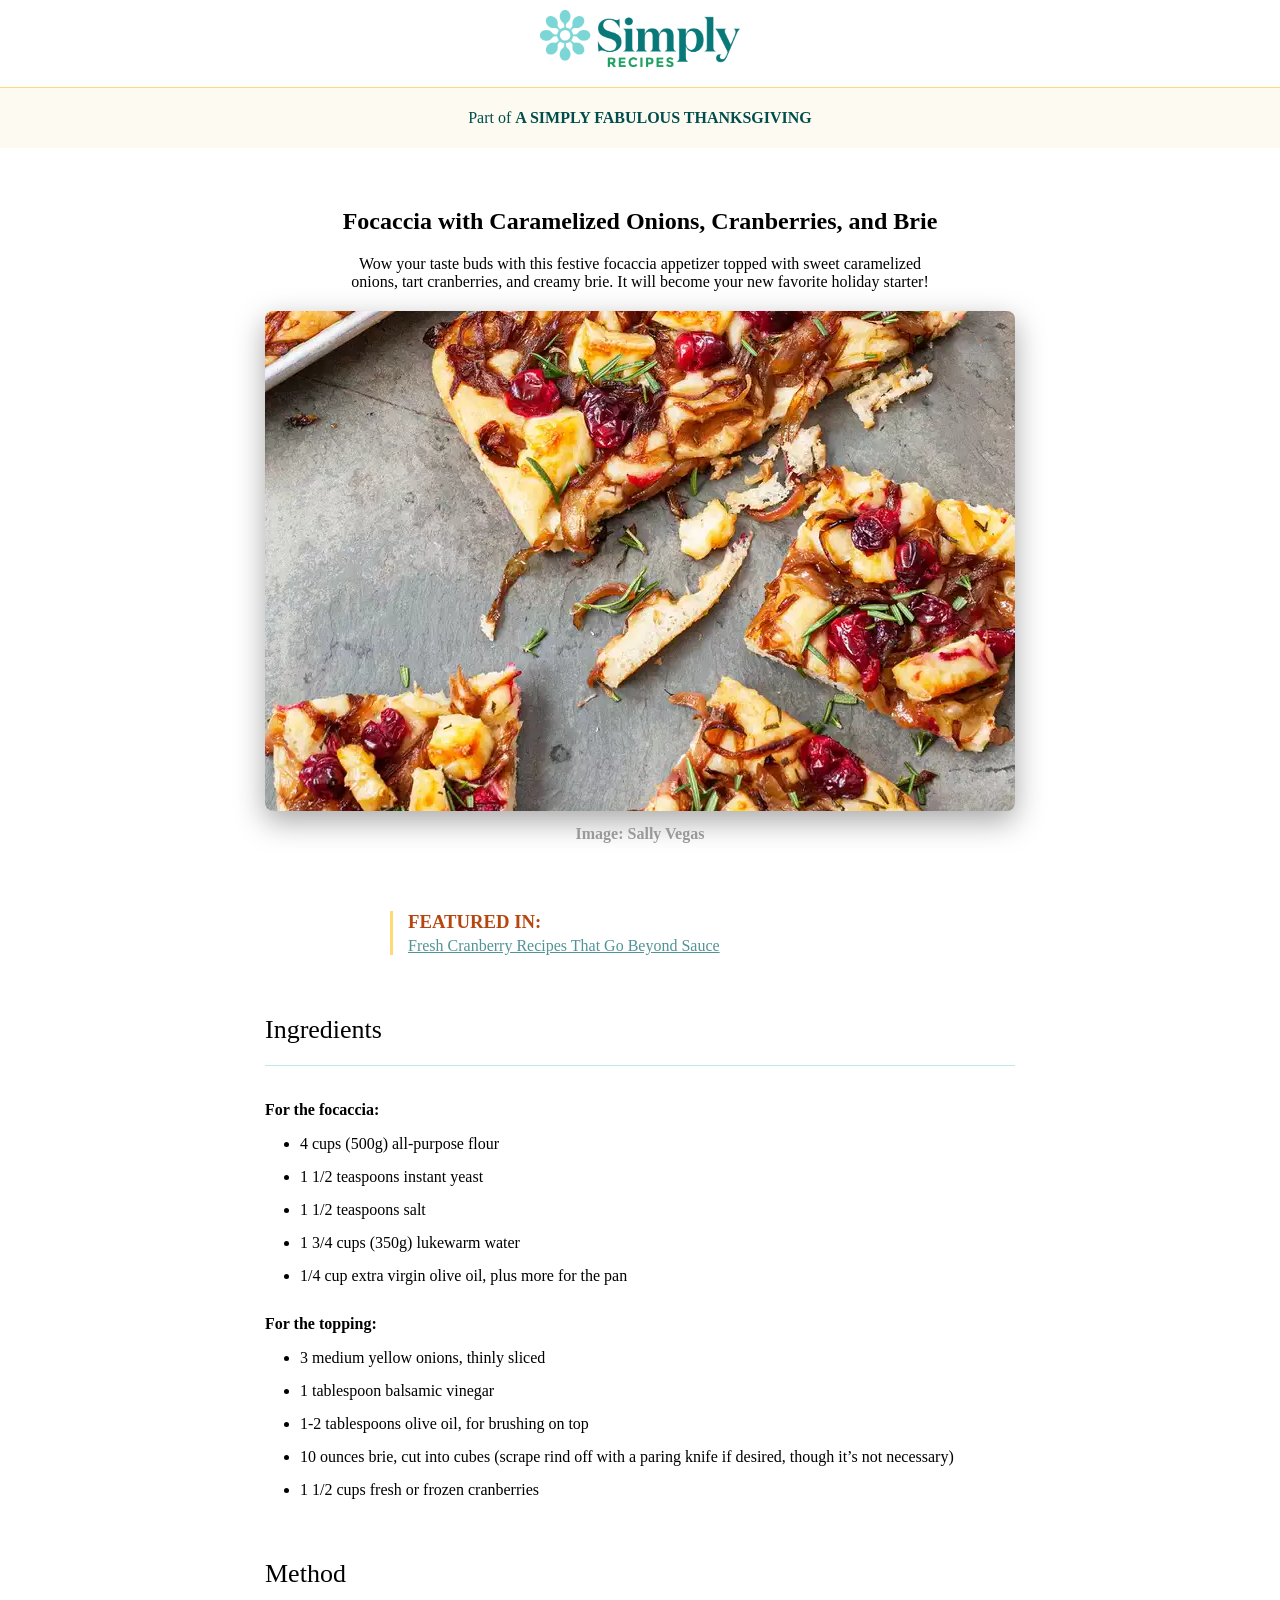
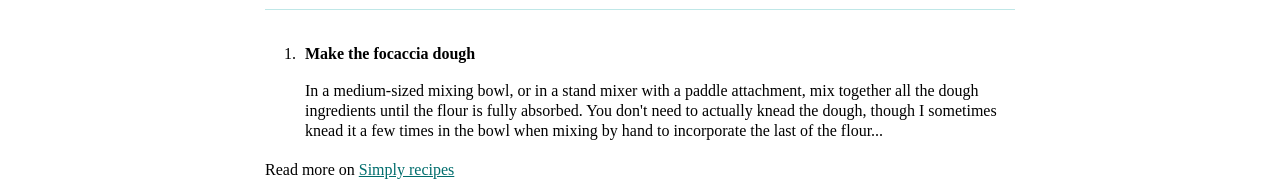
<file: Challenge Simply Recipes/index.html>
<!DOCTYPE html>
<html lang="en">
<head>
    <meta charset="UTF-8">
    <meta name="viewport" content="width=device-width, initial-scale=1.0">
    <title>Simply Recipes</title>
    <link rel="stylesheet" href="assets/css/style.css">
</head>

<body>

<header class="header">
    <img class="logo" src="assets/logo.png" alt="Logo Simply Recipes">
</header>

<aside class="banner">
    <p>Part of <strong>A SIMPLY FABULOUS THANKSGIVING</strong></p>
</aside>

<main class="recipe">

    <section class="recipe-intro">
        <h1>
            Focaccia with Caramelized Onions,
            Cranberries, and Brie
        </h1>

        <p>
            Wow your taste buds with this festive focaccia appetizer topped with sweet caramelized onions,
            tart cranberries, and creamy brie. It will become your new favorite holiday starter!
        </p>
    </section>

    <figure class="image-focaccia">
        <img src="assets/focaccia.webp.webp" alt="Foto focaccia">
        <figcaption>Image: Sally Vegas</figcaption>
    </figure>

    <div class="featured-link">
        <h3>FEATURED IN:</h3>
        <a href="#">Fresh Cranberry Recipes That Go Beyond Sauce</a>
    </div>

    <section class="ingredients">
        <h2>Ingredients</h2>
        <hr>

        <h3>For the focaccia:</h3>
        <ul>
            <li>4 cups (500g) all-purpose flour</li>
            <li>1 1/2 teaspoons instant yeast</li>
            <li>1 1/2 teaspoons salt</li>
            <li>1 3/4 cups (350g) lukewarm water</li>
            <li>1/4 cup extra virgin olive oil, plus more for the pan</li>
        </ul>

        <h3>For the topping:</h3>
        <ul>
            <li>3 medium yellow onions, thinly sliced</li>
            <li>1 tablespoon balsamic vinegar</li>
            <li>1-2 tablespoons olive oil, for brushing on top</li>
            <li>
                10 ounces brie, cut into cubes
                (scrape rind off with a paring knife if desired, though it’s not necessary)
            </li>
            <li>1 1/2 cups fresh or frozen cranberries</li>
        </ul>
    </section>

    <section class="method">
        <h2>Method</h2>
        <hr>

        <ol>
            <li>
                <strong>Make the focaccia dough</strong>

                <p>
                    In a medium-sized mixing bowl, or in a stand mixer with a paddle attachment,
                    mix together all the dough ingredients until the flour is fully absorbed.
                    You don't need to actually knead the dough, though I sometimes knead it a few
                    times in the bowl when mixing by hand to incorporate the last of the flour...
                </p>
            </li>
        </ol>

        <p class="read-more">
            Read more on <a href="#">Simply recipes</a>
        </p>
    </section>

</main>

</body>
</html>
</file>
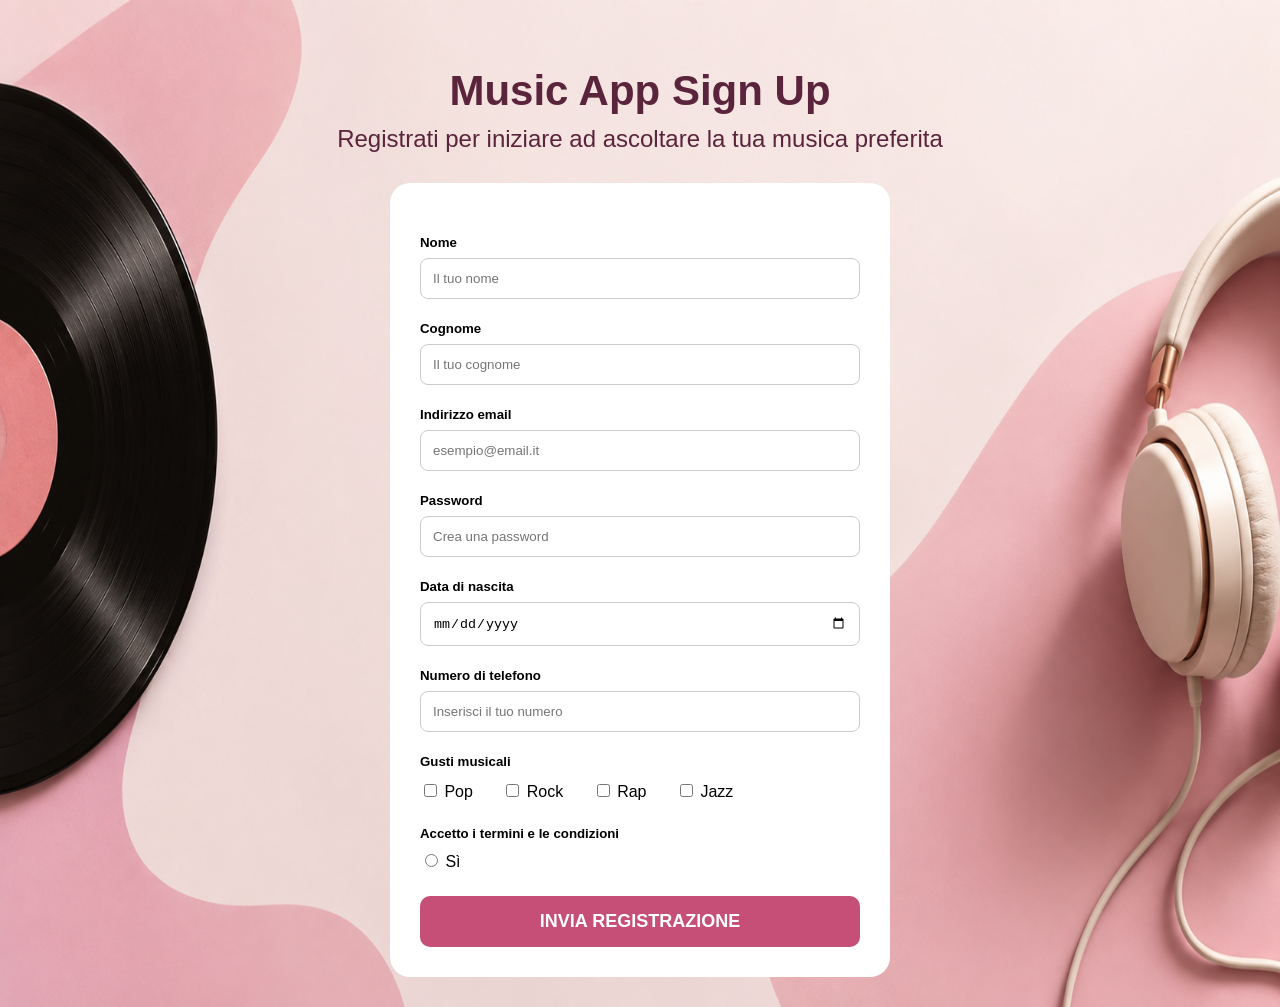
<file: Challenge Music Up/Challenge Music Up.html>
<!DOCTYPE html>
<html lang="en">

<head>
    <meta charset="UTF-8">
    <meta name="viewport" content="width=device-width, initial-scale=1.0">
    <title>App di music streaming</title>

</head>

<body style="
    font-family: 'Poppins', sans-serif;
    background-image: url('img app.png');
    background-position: top center;
    background-repeat: no-repeat;
    background-size:100% 100%;
    margin: 0; ">

    <div style="
        color: #5A243D;
        text-align: center;
        padding-top: 3%; ">

        <h1 style="font-size: 42px; margin-bottom: 10px;">
            Music App Sign Up
        </h1>

        <h2 style="
            font-weight: 300;
            margin-top: 0; ">
            Registrati per iniziare ad ascoltare la tua musica preferita
        </h2>

    </div>


    <form onsubmit="alert('Registrazione inviata!')">
    

        <div style="
            background-color: white;    
            margin: 30px auto;
            padding: 30px;               
            border-radius: 20px;
            width: 500px;
            box-sizing: border-box; ">


            <div style="margin-bottom: 20px;">
                <h5 style="margin-bottom: 8px;">Nome</h5> 

                <input
                    type="text"
                    placeholder="Il tuo nome"
                    style="
                        width: 100%;
                        padding: 12px;
                        border-radius: 8px;
                        border: 1px solid #cccccc;
                        box-sizing: border-box;">
       
            </div>


            <div style="margin-bottom: 20px;">
  
                <h5 style="margin-bottom: 8px;">Cognome</h5>

                <input
                    type="text"
                    placeholder="Il tuo cognome"
                    style="
                        width: 100%;
                        padding: 12px;
                        border-radius: 8px;
                        border: 1px solid #cccccc;
                        box-sizing: border-box;">
            </div>


            <div style="margin-bottom: 20px;">
              

                <h5 style="margin-bottom: 8px;">Indirizzo email</h5>

                <input
                    type="email"
                    placeholder="esempio@email.it"
                    style="
                        width: 100%;
                        padding: 12px;
                        border-radius: 8px;
                        border: 1px solid #cccccc;
                        box-sizing: border-box;">
            </div>


            <div style="margin-bottom: 20px;">

                <h5 style="margin-bottom: 8px;">Password</h5>

                <input
                    type="password"
                    placeholder="Crea una password"
                    style="
                        width: 100%;
                        padding: 12px;
                        border-radius: 8px;
                        border: 1px solid #cccccc;
                        box-sizing: border-box;
                    ">
            </div>


            <div style="margin-bottom: 20px;">
              

                <h5 style="margin-bottom: 8px;">Data di nascita</h5>
          

                <input
                    type="date"
                    style="
                        width: 100%;
                        padding: 12px;
                        border-radius: 8px;
                        border: 1px solid #cccccc;
                        box-sizing: border-box;
                    ">
            </div>


            <div style="margin-bottom: 20px;">
         

                <h5 style="margin-bottom: 8px;">Numero di telefono</h5>

                <input
                    type="number"
                    placeholder="Inserisci il tuo numero"
                    style="
                        width: 100%;
                        padding: 12px;
                        border-radius: 8px;
                        border: 1px solid #cccccc;
                        box-sizing: border-box;">
            </div>


            <div style="margin-bottom: 25px;">
                <!-- 🔴 AGGIUNTO -->

                <h5 style="margin-bottom: 12px;">Gusti musicali</h5>
                <!-- 🔴 MODIFICATO -->

                <label style="margin-right: 25px;">
                    <input type="checkbox"> Pop
                </label>

                <label style="margin-right: 25px;">
                    <input type="checkbox"> Rock
                </label>

                <label style="margin-right: 25px;">
                    <input type="checkbox"> Rap
                </label>

                <label>
                    <input type="checkbox"> Jazz
                </label>

                <!-- 🔴 MODIFICATO: label + spaziatura -->
            </div>


            <div style="margin-bottom: 25px;">
                <!-- 🔴 AGGIUNTO -->

                <h5 style="margin-bottom: 10px;">
                    Accetto i termini e le condizioni
                </h5>

                <label>
                    <input type="radio" name="termini"> Sì
                </label>

                <!-- 🔴 MODIFICATO: checkbox → radio -->
            </div>


            <div>
                <button
                    type="submit"
                    style="
                        width: 100%;
                        background-color: #C64F78;
                        color: white;
                        border: none;
                        border-radius: 10px;
                        padding: 15px;
                        font-size: 18px;
                        font-weight: 600;
                    ">
                    INVIA REGISTRAZIONE
                </button>

                <!-- 🔴 MODIFICATO completamente lo stile del bottone -->
            </div>


        </div>
        <!-- 🔴 AGGIUNTO: QUESTO CHIUDE IL DIV GRANDE -->

    </form>

</body>
</html>
</file>
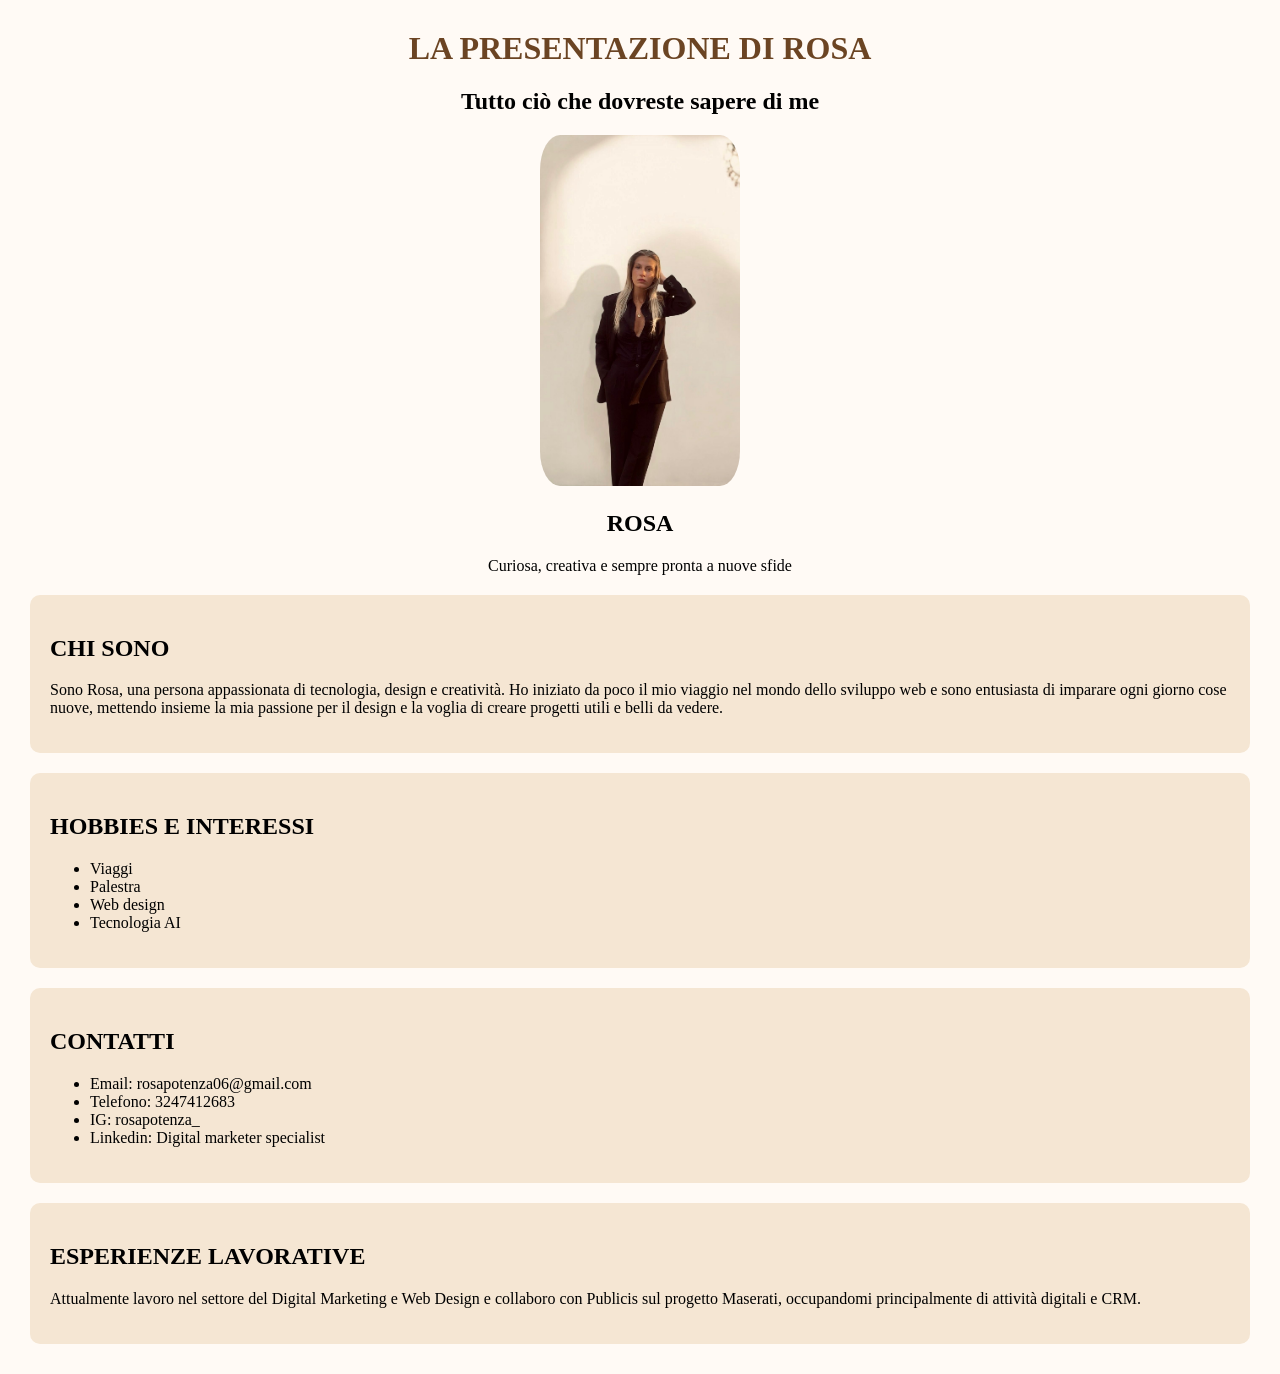
<file: Challenge Presentazione/challenge Presentazione.html>
<!DOCTYPE html>
<html lang="it">
<head>
    <meta charset="UTF-8">
    <meta name="viewport" content="width=device-width, initial-scale=1.0">
    <title>La mia presentazione</title>
</head>

<body style="font-family: Georgia, serif; background-color: #fffaf5; margin: 30px;">

    <div style="text-align: center;">
        <h1 style="color: #6b4423;">LA PRESENTAZIONE DI ROSA</h1>

        <h2>Tutto ciò che dovreste sapere di me</h2>

        <img src="io.jpeg"
             alt="foto di Rosa"
             width="200px"
             style="border-radius: 10%;">

        <h2>ROSA</h2>

        <p>Curiosa, creativa e sempre pronta a nuove sfide</p>
    </div>


    <div style="background-color: #f5e6d3; padding: 20px; margin-top: 20px; border-radius: 10px;">
        <h2>CHI SONO</h2>

        <p>
            Sono Rosa, una persona appassionata di tecnologia, design e creatività.
            Ho iniziato da poco il mio viaggio nel mondo dello sviluppo web e sono entusiasta di imparare ogni giorno cose nuove,
            mettendo insieme la mia passione per il design e la voglia di creare progetti utili e belli da vedere.
        </p>
    </div>


    <div style="background-color: #f5e6d3; padding: 20px; margin-top: 20px; border-radius: 10px;">
        <h2>HOBBIES E INTERESSI</h2>

        <ul>
            <li>Viaggi</li>
            <li>Palestra</li>
            <li>Web design</li>
            <li>Tecnologia AI</li>
        </ul>
    </div>


    <div style="background-color: #f5e6d3; padding: 20px; margin-top: 20px; border-radius: 10px;">
        <h2>CONTATTI</h2>

        <ul>
            <li>
                Email:
                <a href="mailto:rosapotenza06@gmail.com"
                   style="color: black; text-decoration: none;">
                    rosapotenza06@gmail.com
                </a>
            </li>

            <li>Telefono: 3247412683</li>

            <li>
                IG:
                <a href="https://www.instagram.com/rosapotenza_/"
                   target="_blank"
                   style="color: black; text-decoration: none;">
                    rosapotenza_
                </a>
            </li>

            <li>
                Linkedin:
                <a href="https://www.linkedin.com/in/rosa-potenza-55b8b3345/"
                   target="_blank"
                   style="color: black; text-decoration: none;">
                    Digital marketer specialist
                </a>
            </li>
        </ul>
    </div>


    <div style="background-color: #f5e6d3; padding: 20px; margin-top: 20px; border-radius: 10px;">
        <h2>ESPERIENZE LAVORATIVE</h2>

        <p>
            Attualmente lavoro nel settore del Digital Marketing e Web Design e collaboro con Publicis sul progetto Maserati,
            occupandomi principalmente di attività digitali e CRM.
        </p>
    </div>

</body>
</html>
</file>
<file: Challenge Simply Recipes/assets/css/style.css>
body {
    margin: 0;
    padding: 0;
}


.logo  {
 width: 200px;
height: auto;
margin-top: 10px;
margin-bottom: 20px;}

.header {
    display: flex;
    justify-content: center;
}

.banner {
    padding: 5px;
    background-color:#fdfbf1 ;
    border-top: 1px solid #ffd877;
    text-align: center;
}

.banner p{ font-family: Georgia, "Times New Roman", serif;
color:#004d4c ;}


.recipe{
margin-top: 60px;
}


.recipe-intro {
max-width: 600px;
text-align: center;
margin: 0 auto;
}

.recipe-intro p {
    margin-top: 20px;
}

.image-focaccia {
    max-width: 750px;
    height: 500px;
    margin: 20px auto;
}

.image-focaccia img {
    width: 100%;
    height: 100%;
    object-fit: cover;
    border-radius: 8px;
    box-shadow: 0 10px 30px rgba(0, 0, 0, 0.35);
}

.image-focaccia figcaption {
    display:flex;
    justify-content: center;
    color:#999999 ;
    margin: 10px;
    font-weight: 600;
}

.featured-link {
    margin: 100px 390px 50px;
    border-left: 3px solid #ffd877; 
}

.featured-link h3 {
    margin-left: 15px;
    margin-bottom: 4px;
    color: #b5460f;
}

.featured-link a {
     margin-left: 15px;
     color:#529495
}

.section-ingredients {
    margin: 50px 390px  50px;
}

.section-ingredients hr{
     border-top: 1px solid #529495 ;
}

.section-ingredients h2 { 
    font-weight: 300;

}

.ingredients,
.method {
    max-width: 750px;
    margin: 60px auto 0;
    font-family: Georgia, "Times New Roman", serif;
}

.ingredients h2,
.method h2 {
    font-size: 26px;
    font-weight: 400;
    margin-bottom: 20px;
}

.ingredients hr,
.method hr {
    border: none;
    height: 1px;
    background-color: #bfe7e7;
    margin-bottom: 35px;
}

.ingredients h3 {
    font-size: 16px;
    margin-top: 30px;
    margin-bottom: 15px;
}

.ingredients ul {
    padding-left: 35px;
}

.ingredients li {
    margin-bottom: 15px;
}

.method ol {
    padding-left: 35px;
}

.method li {
    padding-left: 5px;
}

.method li p {
    margin-top: 18px;
    line-height: 1.25;
}

.read-more {
    margin-top: 20px;
}

.read-more a {
    color: #006d6d;
}
</file>
